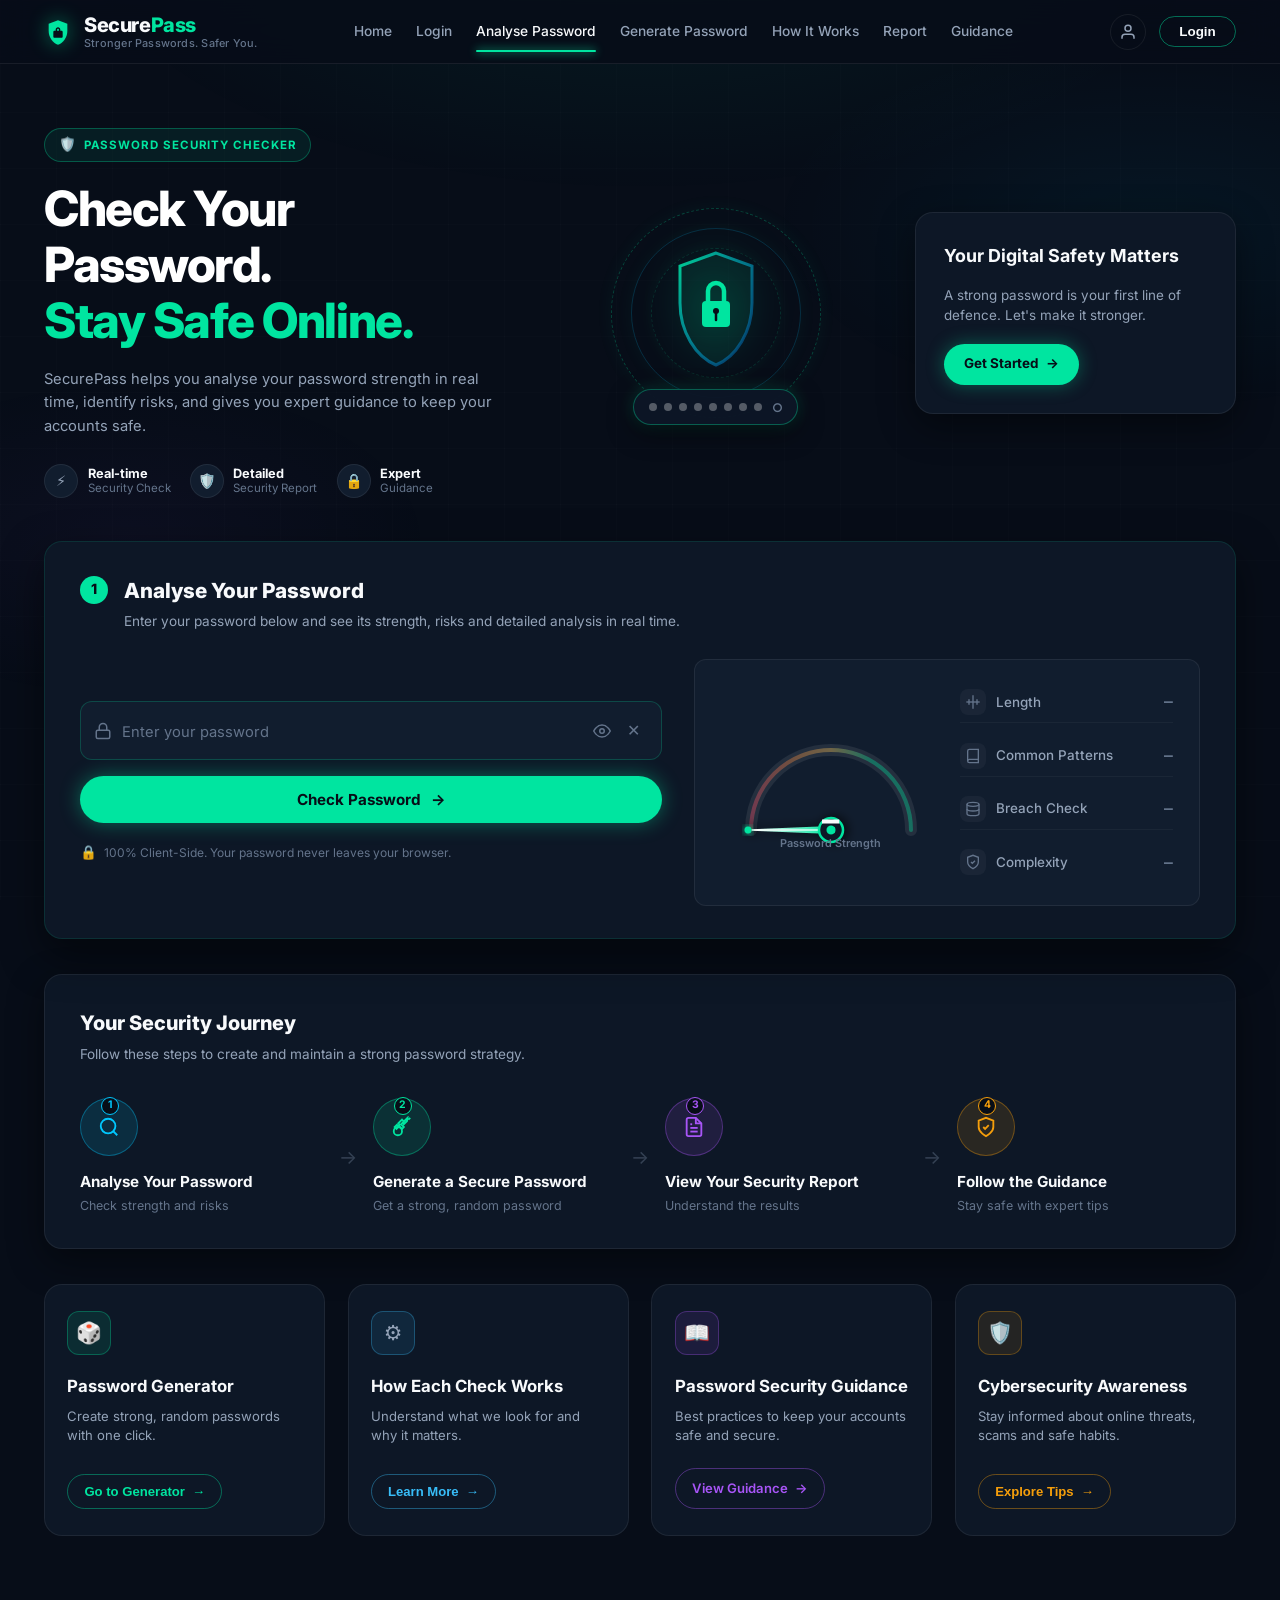
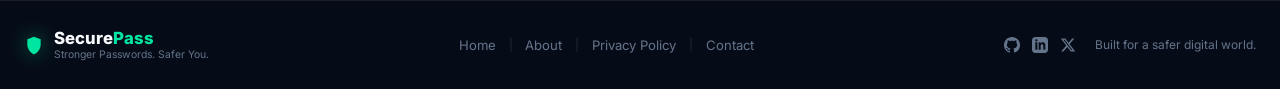
<file: index.html>
<!DOCTYPE html>
<html lang="en">
  <head>
    <meta charset="UTF-8" />
    <meta name="viewport" content="width=device-width, initial-scale=1.0" />

    <!-- SEO -->
    <title>SecurePass — Password Security Checker &amp; Generator</title>
    <meta
      name="description"
      content="Check your password strength instantly in real-time. SecurePass analyses length, common patterns, complexity, and common breaches — 100% client-side security."
    />
    <meta name="robots" content="index, follow" />

    <!-- Fonts -->
    <link rel="preconnect" href="https://fonts.googleapis.com" />
    <link rel="preconnect" href="https://fonts.gstatic.com" crossorigin />
    <link
      href="https://fonts.googleapis.com/css2?family=Inter:wght@300;400;500;600;700;800&family=JetBrains+Mono:wght@400;500;600;700&display=swap"
      rel="stylesheet"
    />

    <link rel="stylesheet" href="style.css" />
  </head>

  <body>
    <!-- ══════════════ AMBIENT BACKGROUND GLOW ══════════════ -->
    <div class="bg-mesh" aria-hidden="true"></div>
    <div class="bg-grid" aria-hidden="true"></div>

    <!-- ══════════════ TOP NAVIGATION BAR ══════════════ -->
    <header class="top-nav-wrap">
      <nav class="top-nav" aria-label="Main Navigation">
        <!-- Logo -->
        <a href="index.html" class="nav-logo" aria-label="SecurePass Home">
          <div class="logo-shield-badge">
            <svg class="logo-shield-svg" viewBox="0 0 24 24" width="28" height="28" fill="none">
              <path d="M12 2L4 5V11C4 16.5 7.4 21.6 12 23C16.6 21.6 20 16.5 20 11V5L12 2Z" fill="#00E5A0" />
              <path d="M12 8C10.9 8 10 8.9 10 10V11H9C8.45 11 8 11.45 8 12V16C8 16.55 8.45 17 9 17H15C15.55 17 16 16.55 16 16V12C16 11.45 15.55 11 15 11H14V10C14 8.9 13.1 8 12 8ZM11.2 11V10C11.2 9.56 11.56 9.2 12 9.2C12.44 9.2 12.8 9.56 12.8 10V11H11.2Z" fill="#070D17" />
            </svg>
          </div>
          <div class="logo-copy">
            <span class="logo-name">Secure<span class="accent-text">Pass</span></span>
            <span class="logo-tagline">Stronger Passwords. Safer You.</span>
          </div>
        </a>

        <!-- Desktop Navigation Links -->
        <ul class="nav-menu" id="nav-menu">
          <li><a href="#hero" class="nav-item">Home</a></li>
          <li><a href="#login-modal" class="nav-item open-modal-btn" data-modal="login-modal">Login</a></li>
          <li><a href="#analyse-card" class="nav-item active">Analyse Password</a></li>
          <li><a href="#generator-modal" class="nav-item open-modal-btn" data-modal="generator-modal">Generate Password</a></li>
          <li><a href="#how-it-works-modal" class="nav-item open-modal-btn" data-modal="how-it-works-modal">How It Works</a></li>
          <li><a href="#report-modal" class="nav-item open-modal-btn" data-modal="report-modal">Report</a></li>
          <li><a href="guidance.html" class="nav-item">Guidance</a></li>
        </ul>

        <!-- Right Action Items -->
        <div class="nav-actions">
          <button class="nav-profile-btn open-modal-btn" data-modal="login-modal" aria-label="User profile">
            <svg viewBox="0 0 24 24" width="18" height="18" fill="none" stroke="currentColor" stroke-width="2">
              <path d="M20 21v-2a4 4 0 0 0-4-4H8a4 4 0 0 0-4 4v2"></path>
              <circle cx="12" cy="7" r="4"></circle>
            </svg>
          </button>
          <button class="btn-nav-login open-modal-btn" data-modal="login-modal">Login</button>
          <button class="nav-mobile-toggle" id="nav-mobile-toggle" aria-label="Toggle navigation menu">
            <span></span><span></span><span></span>
          </button>
        </div>
      </nav>
    </header>

    <!-- ══════════════ MAIN CONTENT ══════════════ -->
    <main class="site-main">
      <!-- ── SECTION 1: HERO SECTION ── -->
      <section class="hero-section" id="hero">
        <div class="hero-container">
          <!-- Left Column: Copy & Highlights -->
          <div class="hero-content">
            <div class="hero-badge">
              <span class="badge-icon">🛡️</span>
              <span class="badge-text">PASSWORD SECURITY CHECKER</span>
            </div>

            <h1 class="hero-title">
              Check Your Password.<br />
              <span class="hero-highlight">Stay Safe Online.</span>
            </h1>

            <p class="hero-description">
              SecurePass helps you analyse your password strength in real time,
              identify risks, and gives you expert guidance to keep your accounts safe.
            </p>

            <div class="hero-features">
              <div class="feature-item">
                <div class="feature-icon-pill">
                  <span class="f-icon">⚡</span>
                </div>
                <div class="feature-text">
                  <strong>Real-time</strong>
                  <span>Security Check</span>
                </div>
              </div>

              <div class="feature-item">
                <div class="feature-icon-pill">
                  <span class="f-icon">🛡️</span>
                </div>
                <div class="feature-text">
                  <strong>Detailed</strong>
                  <span>Security Report</span>
                </div>
              </div>

              <div class="feature-item">
                <div class="feature-icon-pill">
                  <span class="f-icon">🔒</span>
                </div>
                <div class="feature-text">
                  <strong>Expert</strong>
                  <span>Guidance</span>
                </div>
              </div>
            </div>
          </div>

          <!-- Center Column: Cyber Holographic Shield Graphic with PIN Dots -->
          <div class="hero-visual" aria-hidden="true">
            <div class="hologram-stage">
              <div class="hologram-orbits">
                <div class="orbit-ring ring-1"></div>
                <div class="orbit-ring ring-2"></div>
                <div class="orbit-ring ring-3"></div>
              </div>

              <div class="shield-core">
                <svg class="hologram-shield-svg" viewBox="0 0 100 120" width="100" height="120" fill="none">
                  <defs>
                    <linearGradient id="shieldGlowGrad" x1="0%" y1="0%" x2="100%" y2="100%">
                      <stop offset="0%" stop-color="#00E5A0" stop-opacity="0.9" />
                      <stop offset="100%" stop-color="#0080FF" stop-opacity="0.3" />
                    </linearGradient>
                  </defs>
                  <!-- Outer Shield -->
                  <path d="M50 4L14 17V54C14 83 30 108 50 116C70 108 86 83 86 54V17L50 4Z" stroke="url(#shieldGlowGrad)" stroke-width="3" fill="rgba(0, 229, 160, 0.08)" />
                  <!-- Inner Lock -->
                  <rect x="36" y="52" width="28" height="26" rx="4" fill="#00E5A0" />
                  <path d="M42 52V42C42 37.58 45.58 34 50 34C54.42 34 58 37.58 58 42V52" stroke="#00E5A0" stroke-width="4.5" stroke-linecap="round" fill="none" />
                  <circle cx="50" cy="62" r="3" fill="#070D17" />
                  <line x1="50" y1="65" x2="50" y2="71" stroke="#070D17" stroke-width="2.5" stroke-linecap="round" />
                </svg>
              </div>

              <!-- Real-time Interactive Password Dots Pill -->
              <div class="hero-pin-pill" id="hero-pin-pill">
                <span class="pin-dot"></span>
                <span class="pin-dot"></span>
                <span class="pin-dot"></span>
                <span class="pin-dot"></span>
                <span class="pin-dot"></span>
                <span class="pin-dot"></span>
                <span class="pin-dot"></span>
                <span class="pin-dot"></span>
                <span class="pin-status" id="hero-pin-status">✔</span>
              </div>
            </div>
          </div>

          <!-- Right Column: Safety Matters Card -->
          <div class="hero-side-card">
            <div class="side-card-inner">
              <h2 class="side-card-title">Your Digital Safety Matters</h2>
              <p class="side-card-desc">
                A strong password is your first line of defence. Let's make it stronger.
              </p>
              <a href="#analyse-card" class="btn-side-action" id="get-started-btn">
                <span>Get Started</span>
                <span class="arrow-glyph" aria-hidden="true">→</span>
              </a>
            </div>
          </div>
        </div>
      </section>

      <!-- ── SECTION 2: MAIN CHECKER CARD (1 Analyse Your Password) ── -->
      <section class="analyse-section" id="analyse-card">
        <div class="main-card">
          <!-- Card Header with Numbered Badge -->
          <div class="card-header-row">
            <div class="step-num-badge">1</div>
            <div class="step-title-wrap">
              <h2 class="step-title">Analyse Your Password</h2>
              <p class="step-subtitle">
                Enter your password below and see its strength, risks and detailed analysis in real time.
              </p>
            </div>
          </div>

          <!-- Card Body Split: Left Input, Right Gauge & Checks -->
          <div class="checker-grid">
            <!-- Left Side: Password Field & Action -->
            <div class="checker-left">
              <div class="input-container">
                <div class="input-box">
                  <span class="box-icon" aria-hidden="true">
                    <svg viewBox="0 0 24 24" width="18" height="18" fill="none" stroke="currentColor" stroke-width="2">
                      <rect x="3" y="11" width="18" height="11" rx="2" ry="2"></rect>
                      <path d="M7 11V7a5 5 0 0 1 10 0v4"></path>
                    </svg>
                  </span>
                  <input
                    id="password-input"
                    class="main-pw-input"
                    type="password"
                    placeholder="Enter your password"
                    autocomplete="off"
                    autocorrect="off"
                    autocapitalize="off"
                    spellcheck="false"
                    aria-label="Enter password to analyse"
                  />
                  <button
                    id="toggle-visibility"
                    class="box-eye-btn"
                    type="button"
                    aria-label="Show password"
                    title="Show / hide password"
                  >
                    <svg id="eye-svg" viewBox="0 0 24 24" width="18" height="18" fill="none" stroke="currentColor" stroke-width="2">
                      <path d="M1 12s4-8 11-8 11 8 11 8-4 8-11 8-11-8-11-8z"></path>
                      <circle cx="12" cy="12" r="3"></circle>
                    </svg>
                  </button>
                  <button
                    id="clear-btn"
                    class="box-clear-btn"
                    type="button"
                    aria-label="Clear password"
                    title="Clear password"
                  >✕</button>
                </div>

                <button id="check-password-btn" class="btn-check-main" type="button">
                  <span>Check Password</span>
                  <span class="arrow-glyph" aria-hidden="true">→</span>
                </button>

                <div class="checker-privacy-note">
                  <span class="privacy-lock">🔒</span>
                  <span>100% Client-Side. Your password never leaves your browser.</span>
                </div>
              </div>
            </div>

            <!-- Right Side: Rotating Speedometer Arm & 4 Security Checks -->
            <div class="checker-right">
              <!-- Radial Speedometer Gauge with Rotating Arm -->
              <div class="gauge-display-unit" aria-label="Password strength meter">
                <div class="gauge-visual-wrap">
                  <svg class="speedometer-svg" viewBox="0 0 220 135" width="220" height="135">
                    <defs>
                      <linearGradient id="meterArcGrad" x1="0%" y1="0%" x2="100%" y2="0%">
                        <stop offset="0%" stop-color="#FF4D6D" />
                        <stop offset="25%" stop-color="#FF8C42" />
                        <stop offset="50%" stop-color="#FFC857" />
                        <stop offset="75%" stop-color="#00E5A0" />
                        <stop offset="100%" stop-color="#00E5A0" />
                      </linearGradient>

                      <linearGradient id="meterArmGrad" x1="0%" y1="100%" x2="0%" y2="0%">
                        <stop offset="0%" stop-color="#00E5A0" />
                        <stop offset="100%" stop-color="#FFFFFF" />
                      </linearGradient>

                      <filter id="meterGlowFilter" x="-30%" y="-30%" width="160%" height="160%">
                        <feGaussianBlur stdDeviation="3" result="blur" />
                        <feComposite in="SourceGraphic" in2="blur" operator="over" />
                      </filter>
                    </defs>

                    <!-- Background Arc Rail -->
                    <path class="arc-rail-bg" d="M 30 115 A 80 80 0 0 1 190 115" fill="none" stroke="rgba(255,255,255,0.08)" stroke-width="12" stroke-linecap="round" />

                    <!-- Spectrum Glow Underlay -->
                    <path class="arc-spectrum-rail" d="M 30 115 A 80 80 0 0 1 190 115" fill="none" stroke="url(#meterArcGrad)" stroke-width="4" stroke-opacity="0.35" stroke-linecap="round" />

                    <!-- Dynamic Active Arc Fill -->
                    <path id="meter-active-arc" class="arc-active-fill" d="M 30 115 A 80 80 0 0 1 190 115" fill="none" stroke="#00E5A0" stroke-width="12" stroke-linecap="round" stroke-dasharray="251.3" stroke-dashoffset="251.3" />

                    <!-- Rotating Speedometer Meter Arm (Needle) -->
                    <g id="gauge-needle" class="gauge-meter-arm">
                      <path d="M 106 115 L 109 42 L 110 32 L 111 42 L 114 115 Z" fill="url(#meterArmGrad)" />
                      <line x1="110" y1="110" x2="110" y2="36" stroke="#FFFFFF" stroke-width="1.2" stroke-linecap="round" />
                      <circle id="meter-tip-light" cx="110" cy="32" r="3.5" fill="#00E5A0" filter="url(#meterGlowFilter)" />
                      <!-- Center Hub -->
                      <circle cx="110" cy="115" r="12" fill="#0D1726" stroke="#00E5A0" stroke-width="2.5" />
                      <circle id="meter-hub-dot" cx="110" cy="115" r="4.5" fill="#00E5A0" />
                    </g>
                  </svg>

                  <!-- Center Value Readout -->
                  <div class="meter-center-readout">
                    <span id="score-number" class="meter-score-text">—</span>
                    <span class="meter-caption">Password Strength</span>
                    <span id="strength-badge" class="strength-badge badge-empty">—</span>
                  </div>
                </div>

                <!-- Hidden progress bar for ARIA and sync -->
                <div class="meter-track" role="progressbar" aria-valuenow="0" aria-valuemin="0" aria-valuemax="100" style="display:none;">
                  <div id="meter-fill" class="meter-fill"></div>
                </div>
              </div>

              <!-- 4 Security Checks List Matching Mockup -->
              <div class="security-checks-col" id="checks-list">
                <!-- Check 1: Length -->
                <div class="check-row check-neutral" id="check-length">
                  <div class="check-left-meta">
                    <span class="check-badge-icon">
                      <svg viewBox="0 0 24 24" width="16" height="16" fill="none" stroke="currentColor" stroke-width="2">
                        <line x1="2" y1="12" x2="22" y2="12"></line>
                        <path d="M12 2v20M6 8v8M18 8v8"></path>
                      </svg>
                    </span>
                    <span class="check-title">Length</span>
                  </div>
                  <span class="check-state-symbol" id="detail-length">—</span>
                </div>

                <!-- Check 2: Common Patterns -->
                <div class="check-row check-neutral" id="check-common">
                  <div class="check-left-meta">
                    <span class="check-badge-icon">
                      <svg viewBox="0 0 24 24" width="16" height="16" fill="none" stroke="currentColor" stroke-width="2">
                        <path d="M4 19.5A2.5 2.5 0 0 1 6.5 17H20"></path>
                        <path d="M6.5 2H20v20H6.5A2.5 2.5 0 0 1 4 19.5v-15A2.5 2.5 0 0 1 6.5 2z"></path>
                      </svg>
                    </span>
                    <span class="check-title">Common Patterns</span>
                  </div>
                  <span class="check-state-symbol" id="detail-common">—</span>
                </div>

                <!-- Check 3: Breach Check -->
                <div class="check-row check-neutral" id="check-breach">
                  <div class="check-left-meta">
                    <span class="check-badge-icon">
                      <svg viewBox="0 0 24 24" width="16" height="16" fill="none" stroke="currentColor" stroke-width="2">
                        <ellipse cx="12" cy="5" rx="9" ry="3"></ellipse>
                        <path d="M21 12c0 1.66-4 3-9 3s-9-1.34-9-3"></path>
                        <path d="M3 5v14c0 1.66 4 3 9 3s9-1.34 9-3V5"></path>
                      </svg>
                    </span>
                    <span class="check-title">Breach Check</span>
                  </div>
                  <span class="check-state-symbol" id="detail-breach">—</span>
                </div>

                <!-- Check 4: Complexity -->
                <div class="check-row check-neutral" id="check-complexity">
                  <div class="check-left-meta">
                    <span class="check-badge-icon">
                      <svg viewBox="0 0 24 24" width="16" height="16" fill="none" stroke="currentColor" stroke-width="2">
                        <path d="M12 22s8-4 8-10V5l-8-3-8 3v7c0 6 8 10 8 10z"></path>
                        <polyline points="9 12 11 14 15 10"></polyline>
                      </svg>
                    </span>
                    <span class="check-title">Complexity</span>
                  </div>
                  <span class="check-state-symbol" id="detail-complexity">—</span>
                </div>
              </div>
            </div>
          </div>
        </div>
      </section>

      <!-- ── SECTION 3: YOUR SECURITY JOURNEY ── -->
      <section class="journey-section">
        <div class="journey-card">
          <div class="journey-header">
            <h2 class="journey-title">Your Security Journey</h2>
            <p class="journey-subtitle">
              Follow these steps to create and maintain a strong password strategy.
            </p>
          </div>

          <div class="journey-steps-grid">
            <!-- Step 1 -->
            <a href="#analyse-card" class="step-card step-cyan">
              <div class="step-icon-circle">
                <span class="step-badge-mini">1</span>
                <svg viewBox="0 0 24 24" width="22" height="22" fill="none" stroke="currentColor" stroke-width="2">
                  <circle cx="11" cy="11" r="8"></circle>
                  <line x1="21" y1="21" x2="16.65" y2="16.65"></line>
                </svg>
              </div>
              <h3 class="step-card-title">Analyse Your Password</h3>
              <p class="step-card-desc">Check strength and risks</p>
            </a>

            <div class="journey-arrow" aria-hidden="true">→</div>

            <!-- Step 2 -->
            <a href="#generator-modal" class="step-card step-teal open-modal-btn" data-modal="generator-modal">
              <div class="step-icon-circle">
                <span class="step-badge-mini">2</span>
                <svg viewBox="0 0 24 24" width="22" height="22" fill="none" stroke="currentColor" stroke-width="2">
                  <path d="M21 2l-2 2m-1.5 1.5L14 9l-1.5-1.5 1.5-1.5L12 4l-4 4 1.5 1.5L8 11l-1.5-1.5L4 12l2 2 3-3 3 3 2-2-3-3 7-7z"></path>
                  <circle cx="7.5" cy="16.5" r="4.5"></circle>
                </svg>
              </div>
              <h3 class="step-card-title">Generate a Secure Password</h3>
              <p class="step-card-desc">Get a strong, random password</p>
            </a>

            <div class="journey-arrow" aria-hidden="true">→</div>

            <!-- Step 3 -->
            <a href="#report-modal" class="step-card step-purple open-modal-btn" data-modal="report-modal">
              <div class="step-icon-circle">
                <span class="step-badge-mini">3</span>
                <svg viewBox="0 0 24 24" width="22" height="22" fill="none" stroke="currentColor" stroke-width="2">
                  <path d="M14 2H6a2 2 0 0 0-2 2v16a2 2 0 0 0 2 2h12a2 2 0 0 0 2-2V8z"></path>
                  <polyline points="14 2 14 8 20 8"></polyline>
                  <line x1="16" y1="13" x2="8" y2="13"></line>
                  <line x1="16" y1="17" x2="8" y2="17"></line>
                  <polyline points="10 9 9 9 8 9"></polyline>
                </svg>
              </div>
              <h3 class="step-card-title">View Your Security Report</h3>
              <p class="step-card-desc">Understand the results</p>
            </a>

            <div class="journey-arrow" aria-hidden="true">→</div>

            <!-- Step 4 -->
            <a href="guidance.html" class="step-card step-amber">
              <div class="step-icon-circle">
                <span class="step-badge-mini">4</span>
                <svg viewBox="0 0 24 24" width="22" height="22" fill="none" stroke="currentColor" stroke-width="2">
                  <path d="M12 22s8-4 8-10V5l-8-3-8 3v7c0 6 8 10 8 10z"></path>
                  <polyline points="9 12 11 14 15 10"></polyline>
                </svg>
              </div>
              <h3 class="step-card-title">Follow the Guidance</h3>
              <p class="step-card-desc">Stay safe with expert tips</p>
            </a>
          </div>
        </div>
      </section>

      <!-- ── SECTION 4: 4 QUICK-ACCESS FEATURE CARDS ── -->
      <section class="feature-cards-section">
        <div class="feature-cards-grid">
          <!-- Card 1: Password Generator -->
          <article class="hub-card hub-cyan">
            <div class="hub-icon-box">
              <span class="hub-icon">🎲</span>
            </div>
            <h3 class="hub-title">Password Generator</h3>
            <p class="hub-desc">Create strong, random passwords with one click.</p>
            <button class="btn-hub-action open-modal-btn" data-modal="generator-modal">
              <span>Go to Generator</span>
              <span class="arrow-glyph" aria-hidden="true">→</span>
            </button>
          </article>

          <!-- Card 2: How Each Check Works -->
          <article class="hub-card hub-blue">
            <div class="hub-icon-box">
              <span class="hub-icon">⚙️</span>
            </div>
            <h3 class="hub-title">How Each Check Works</h3>
            <p class="hub-desc">Understand what we look for and why it matters.</p>
            <button class="btn-hub-action open-modal-btn" data-modal="how-it-works-modal">
              <span>Learn More</span>
              <span class="arrow-glyph" aria-hidden="true">→</span>
            </button>
          </article>

          <!-- Card 3: Password Security Guidance -->
          <article class="hub-card hub-purple">
            <div class="hub-icon-box">
              <span class="hub-icon">📖</span>
            </div>
            <h3 class="hub-title">Password Security Guidance</h3>
            <p class="hub-desc">Best practices to keep your accounts safe and secure.</p>
            <a href="guidance.html" class="btn-hub-action">
              <span>View Guidance</span>
              <span class="arrow-glyph" aria-hidden="true">→</span>
            </a>
          </article>

          <!-- Card 4: Cybersecurity Awareness -->
          <article class="hub-card hub-amber">
            <div class="hub-icon-box">
              <span class="hub-icon">🛡️</span>
            </div>
            <h3 class="hub-title">Cybersecurity Awareness</h3>
            <p class="hub-desc">Stay informed about online threats, scams and safe habits.</p>
            <button class="btn-hub-action open-modal-btn" data-modal="awareness-modal">
              <span>Explore Tips</span>
              <span class="arrow-glyph" aria-hidden="true">→</span>
            </button>
          </article>
        </div>
      </section>
    </main>

    <!-- ══════════════ FOOTER ══════════════ -->
    <footer class="site-footer">
      <div class="footer-inner">
        <!-- Left: Brand -->
        <div class="footer-brand">
          <div class="logo-shield-badge mini">
            <svg viewBox="0 0 24 24" width="20" height="20" fill="none">
              <path d="M12 2L4 5V11C4 16.5 7.4 21.6 12 23C16.6 21.6 20 16.5 20 11V5L12 2Z" fill="#00E5A0" />
            </svg>
          </div>
          <div class="footer-copy">
            <span class="footer-name">Secure<span class="accent-text">Pass</span></span>
            <span class="footer-tagline">Stronger Passwords. Safer You.</span>
          </div>
        </div>

        <!-- Center: Links -->
        <nav class="footer-links" aria-label="Footer links">
          <a href="#hero">Home</a>
          <span class="sep">|</span>
          <a href="#how-it-works-modal" class="open-modal-btn" data-modal="how-it-works-modal">About</a>
          <span class="sep">|</span>
          <a href="#privacy-modal" class="open-modal-btn" data-modal="privacy-modal">Privacy Policy</a>
          <span class="sep">|</span>
          <a href="mailto:support@securepass.local">Contact</a>
        </nav>

        <!-- Right: Social & Note -->
        <div class="footer-right">
          <div class="social-icons" aria-label="Social media links">
            <a href="https://github.com" target="_blank" rel="noopener noreferrer" aria-label="GitHub">
              <svg viewBox="0 0 24 24" width="16" height="16" fill="currentColor"><path d="M12 0C5.37 0 0 5.37 0 12c0 5.31 3.435 9.795 8.205 11.385.6.105.825-.255.825-.57 0-.285-.015-1.23-.015-2.235-3.015.555-3.795-.735-4.035-1.41-.135-.345-.72-1.41-1.23-1.695-.42-.225-1.02-.78-.015-.795.945-.015 1.62.87 1.845 1.23 1.08 1.815 2.805 1.305 3.495.99.105-.78.42-1.305.765-1.605-2.67-.3-5.46-1.335-5.46-5.925 0-1.305.465-2.385 1.23-3.225-.12-.3-.54-1.53.12-3.18 0 0 1.005-.315 3.3 1.23.96-.27 1.98-.405 3-.405s2.04.135 3 .405c2.295-1.56 3.3-1.23 3.3-1.23.66 1.65.24 2.88.12 3.18.765.84 1.23 1.905 1.23 3.225 0 4.605-2.805 5.625-5.475 5.925.435.375.81 1.095.81 2.22 0 1.605-.015 2.895-.015 3.3 0 .315.225.69.825.57A12.02 12.02 0 0 0 24 12c0-6.63-5.37-12-12-12z"/></svg>
            </a>
            <a href="https://linkedin.com" target="_blank" rel="noopener noreferrer" aria-label="LinkedIn">
              <svg viewBox="0 0 24 24" width="16" height="16" fill="currentColor"><path d="M19 0h-14c-2.761 0-5 2.239-5 5v14c0 2.761 2.239 5 5 5h14c2.762 0 5-2.239 5-5v-14c0-2.761-2.238-5-5-5zm-11 19h-3v-11h3v11zm-1.5-12.268c-.966 0-1.75-.79-1.75-1.764s.784-1.764 1.75-1.764 1.75.79 1.75 1.764-.783 1.764-1.75 1.764zm13.5 12.268h-3v-5.604c0-3.368-4-3.113-4 0v5.604h-3v-11h3v1.765c1.396-2.586 7-2.777 7 2.476v6.759z"/></svg>
            </a>
            <a href="https://twitter.com" target="_blank" rel="noopener noreferrer" aria-label="Twitter">
              <svg viewBox="0 0 24 24" width="16" height="16" fill="currentColor"><path d="M18.244 2.25h3.308l-7.227 8.26 8.502 11.24H16.17l-5.214-6.817L4.99 21.75H1.68l7.73-8.835L1.254 2.25H8.08l4.713 6.231zm-1.161 17.52h1.833L7.084 4.126H5.117z"/></svg>
            </a>
          </div>
          <span class="footer-safe-note">Built for a safer digital world.</span>
        </div>
      </div>
    </footer>

    <!-- ══════════════ MODALS FOR REAL-TIME ACTIONS ══════════════ -->

    <!-- Modal 1: Password Generator Modal -->
    <div class="modal-backdrop" id="generator-modal" aria-hidden="true" role="dialog" aria-labelledby="modal-gen-title">
      <div class="modal-box">
        <div class="modal-header">
          <div class="modal-title-wrap">
            <span class="modal-icon">🎲</span>
            <h3 id="modal-gen-title" class="modal-title">Password Generator</h3>
          </div>
          <button class="modal-close-btn" aria-label="Close generator modal">&times;</button>
        </div>

        <div class="modal-body">
          <p class="modal-intro">
            Generates high-entropy passwords using <code>crypto.getRandomValues()</code> — cryptographically secure randomness inside your browser.
          </p>

          <div class="gen-output-container">
            <code id="gen-output" class="gen-display-code" aria-live="polite">Click Generate to create a password</code>
          </div>

          <div class="gen-controls">
            <div class="gen-length-row">
              <label for="gen-length" class="gen-label">Length: <strong id="gen-length-display">16</strong> chars</label>
              <input id="gen-length" class="gen-slider" type="range" min="8" max="64" value="16" />
            </div>

            <div class="gen-checks-grid">
              <label class="gen-toggle-lbl">
                <input id="gen-uppercase" type="checkbox" checked /> Uppercase (A–Z)
              </label>
              <label class="gen-toggle-lbl">
                <input id="gen-lowercase" type="checkbox" checked /> Lowercase (a–z)
              </label>
              <label class="gen-toggle-lbl">
                <input id="gen-numbers" type="checkbox" checked /> Numbers (0–9)
              </label>
              <label class="gen-toggle-lbl">
                <input id="gen-symbols" type="checkbox" checked /> Symbols (!@#$…)
              </label>
            </div>
          </div>

          <div class="gen-actions-row">
            <button id="generate-btn" class="btn-modal-primary" type="button">⚡ Generate New</button>
            <button id="copy-gen-btn" class="btn-modal-secondary" type="button">📋 Copy to Clipboard</button>
            <button id="use-gen-btn" class="btn-modal-accent" type="button">↑ Test in Checker</button>
          </div>
          <div id="copy-toast" class="copy-toast-msg" role="status" aria-live="polite"></div>
        </div>
      </div>
    </div>

    <!-- Modal 2: How It Works Modal -->
    <div class="modal-backdrop" id="how-it-works-modal" aria-hidden="true" role="dialog" aria-labelledby="modal-how-title">
      <div class="modal-box">
        <div class="modal-header">
          <div class="modal-title-wrap">
            <span class="modal-icon">⚙️</span>
            <h3 id="modal-how-title" class="modal-title">How Each Check Works</h3>
          </div>
          <button class="modal-close-btn" aria-label="Close modal">&times;</button>
        </div>

        <div class="modal-body modal-scrollable">
          <div class="info-block">
            <h4>📏 1. Length Check</h4>
            <p>Every character multiplies the total combinatorial search space. 8 characters is roughly billions of possibilities; 16 characters exceeds trillions of quadrillions.</p>
          </div>
          <div class="info-block">
            <h4>📋 2. Common Patterns &amp; Dictionary</h4>
            <p>Compares against the top 10,000 common passwords like <code>password123</code> or <code>qwerty</code> used by automated bot credential attacks.</p>
          </div>
          <div class="info-block">
            <h4>🛡️ 3. Breach &amp; Sequence Verification</h4>
            <p>Screens for keyboard walks (e.g. <code>asdfg</code>), repeated digits (e.g. <code>11111</code>), and obvious sequences that hash-crackers prioritize.</p>
          </div>
          <div class="info-block">
            <h4>🔒 4. Character Complexity &amp; Variety</h4>
            <p>Evaluates uppercase, lowercase, numbers, and symbols to ensure multi-alphabet entropy that defies rainbow table lookup techniques.</p>
          </div>
        </div>
      </div>
    </div>

    <!-- Modal 3: Security Report Modal -->
    <div class="modal-backdrop" id="report-modal" aria-hidden="true" role="dialog" aria-labelledby="modal-report-title">
      <div class="modal-box">
        <div class="modal-header">
          <div class="modal-title-wrap">
            <span class="modal-icon">📄</span>
            <h3 id="modal-report-title" class="modal-title">Password Security Report</h3>
          </div>
          <button class="modal-close-btn" aria-label="Close report modal">&times;</button>
        </div>

        <div class="modal-body">
          <div class="report-summary-box">
            <div class="report-score-stat">
              <span class="report-score-val" id="report-score-val">0</span>
              <span class="report-score-lbl">OVERALL SECURITY SCORE</span>
            </div>
            <div class="report-badge-stat">
              <span id="report-badge-val" class="strength-badge badge-empty">—</span>
              <span class="report-badge-lbl">RISK LEVEL</span>
            </div>
          </div>

          <ul class="report-details-list" id="report-details-list">
            <li><span>Analysis Status:</span> <strong id="report-status-text">Enter a password in the checker</strong></li>
            <li><span>Cryptographic Entropy:</span> <strong id="report-entropy-text">—</strong></li>
            <li><span>Crack Time Estimate:</span> <strong id="report-crack-text">—</strong></li>
            <li><span>Client-Side Integrity:</span> <strong style="color:#00E5A0">Verified Private (No Data Sent)</strong></li>
          </ul>

          <div class="modal-footer-actions">
            <button class="btn-modal-secondary" onclick="window.print()">🖨️ Print Report</button>
            <button class="btn-modal-primary modal-close-btn">Done</button>
          </div>
        </div>
      </div>
    </div>

    <!-- Modal 4: Cybersecurity Awareness Modal -->
    <div class="modal-backdrop" id="awareness-modal" aria-hidden="true" role="dialog" aria-labelledby="modal-aware-title">
      <div class="modal-box">
        <div class="modal-header">
          <div class="modal-title-wrap">
            <span class="modal-icon">🛡️</span>
            <h3 id="modal-aware-title" class="modal-title">Cybersecurity Awareness</h3>
          </div>
          <button class="modal-close-btn" aria-label="Close awareness modal">&times;</button>
        </div>

        <div class="modal-body modal-scrollable">
          <div class="info-block">
            <h4>🔑 Multi-Factor Authentication (MFA)</h4>
            <p>Always pair strong passwords with an authenticator app (TOTP) or hardware security key (FIDO2). Even if a password leaks, MFA blocks 99% of attacks.</p>
          </div>
          <div class="info-block">
            <h4>🚫 Say No to Password Reuse</h4>
            <p>If you reuse one password on 10 sites and one site is breached, attackers use credential stuffing to unlock the other 9 accounts in minutes.</p>
          </div>
          <div class="info-block">
            <h4>🗄️ Adopt a Password Manager</h4>
            <p>Humans cannot remember 100 unique 20-character passwords. Use a reputable password manager so you only ever have to memorize one strong master passphrase.</p>
          </div>
        </div>
      </div>
    </div>

    <!-- Modal 5: Login Modal Demonstration -->
    <div class="modal-backdrop" id="login-modal" aria-hidden="true" role="dialog" aria-labelledby="modal-login-title">
      <div class="modal-box login-modal-box">
        <div class="modal-header">
          <div class="modal-title-wrap">
            <span class="modal-icon">👤</span>
            <h3 id="modal-login-title" class="modal-title">SecurePass Portal</h3>
          </div>
          <button class="modal-close-btn" aria-label="Close login modal">&times;</button>
        </div>
        <div class="modal-body">
          <p class="modal-intro">Educational cybersecurity demonstration account.</p>
          <div class="login-field">
            <label class="field-label" for="login-email">Email or Username</label>
            <input class="login-input" id="login-email" type="email" placeholder="user@domain.com" />
          </div>
          <div class="login-field">
            <label class="field-label" for="login-pw">Master Password</label>
            <input class="login-input" id="login-pw" type="password" placeholder="••••••••••••" />
          </div>
          <button class="btn-check-main" style="width:100%; margin-top:1rem;" type="button" onclick="alert('Demo: SecurePass operates 100% client-side without storing user accounts.')">
            Sign In Securely →
          </button>
        </div>
      </div>
    </div>

    <!-- Scripts -->
    <script src="script.js"></script>
  </body>
</html>
</file>
<file: style.css>
/* ═══════════════════════════════════════════════════════════════════
   SecurePass — style.css
   Pixel-accurate cybersecurity UI matching official mockup design
   ═══════════════════════════════════════════════════════════════════ */

/* ── 1. Design Tokens ─────────────────────────────────────────────── */
:root {
  /* Core Dark Theme Palette */
  --clr-bg:               #070D18;
  --clr-surface:          #0D1726;
  --clr-surface2:         #111D2E;
  --clr-surface3:         #16243A;
  --clr-border:           rgba(0, 229, 160, 0.12);
  --clr-border-subtle:    rgba(255, 255, 255, 0.07);
  --clr-border-hover:     rgba(0, 229, 160, 0.35);

  /* Vivid Theme Accents */
  --clr-primary:          #00E5A0; /* Radiant Mint/Cyan Action Accent */
  --clr-primary-glow:     rgba(0, 229, 160, 0.35);
  --clr-primary-dim:      rgba(0, 229, 160, 0.12);

  --clr-cyan:             #00C8FF;
  --clr-blue:             #38BDF8;
  --clr-purple:           #A855F7;
  --clr-amber:            #F59E0B;
  --clr-red:              #FF4D6D;

  /* Typography Colors */
  --clr-text-bright:      #F8FAFC;
  --clr-text:             #94A3B8;
  --clr-text-muted:       #64748B;
  --clr-text-dim:         #475569;

  /* Strength Status Colors */
  --str-very-weak:        #FF4D6D;
  --str-weak:             #FF8C42;
  --str-fair:             #FFC857;
  --str-good:             #38BDF8;
  --str-strong:           #00E5A0;

  /* Shape & Layout */
  --radius-lg:            18px;
  --radius-md:            12px;
  --radius-sm:            8px;
  --radius-pill:          999px;
  --max-w:                1240px;

  /* Typography */
  --font-sans: 'Inter', system-ui, -apple-system, sans-serif;
  --font-mono: 'JetBrains Mono', 'Courier New', monospace;
}

/* ── 2. Reset & Base ──────────────────────────────────────────────── */
*, *::before, *::after {
  box-sizing: border-box;
  margin: 0;
  padding: 0;
}

html {
  scroll-behavior: smooth;
}

body {
  font-family: var(--font-sans);
  background-color: var(--clr-bg);
  color: var(--clr-text);
  min-height: 100vh;
  line-height: 1.6;
  overflow-x: hidden;
  -webkit-font-smoothing: antialiased;
}

/* ── 3. Ambient Cyber Background Mesh & Glow ──────────────────────── */
.bg-mesh {
  position: fixed;
  inset: 0;
  z-index: 0;
  pointer-events: none;
  background:
    radial-gradient(ellipse 65vw 45vh at 50% -10%, rgba(0, 229, 160, 0.08) 0%, transparent 70%),
    radial-gradient(ellipse 50vw 35vh at 90% 25%, rgba(0, 200, 255, 0.05) 0%, transparent 60%),
    radial-gradient(ellipse 40vw 30vh at 10% 60%, rgba(168, 85, 247, 0.04) 0%, transparent 60%);
}

.bg-grid {
  position: fixed;
  inset: 0;
  z-index: 0;
  pointer-events: none;
  background-image:
    linear-gradient(rgba(255, 255, 255, 0.02) 1px, transparent 1px),
    linear-gradient(90deg, rgba(255, 255, 255, 0.02) 1px, transparent 1px);
  background-size: 56px 56px;
  opacity: 0.7;
}

/* ── 4. Top Navigation Bar ────────────────────────────────────────── */
.top-nav-wrap {
  position: sticky;
  top: 0;
  z-index: 100;
  background: rgba(7, 13, 24, 0.88);
  backdrop-filter: blur(16px);
  border-bottom: 1px solid var(--clr-border-subtle);
}

.top-nav {
  max-width: var(--max-w);
  margin: 0 auto;
  padding: 0.85rem 1.5rem;
  display: flex;
  align-items: center;
  justify-content: space-between;
  gap: 1.5rem;
}

/* Logo */
.nav-logo {
  display: flex;
  align-items: center;
  gap: 0.75rem;
  text-decoration: none;
  flex-shrink: 0;
}

.logo-shield-badge {
  display: flex;
  align-items: center;
  justify-content: center;
  filter: drop-shadow(0 0 10px rgba(0, 229, 160, 0.45));
}

.logo-copy {
  display: flex;
  flex-direction: column;
  line-height: 1.15;
}

.logo-name {
  font-size: 1.25rem;
  font-weight: 800;
  color: var(--clr-text-bright);
  letter-spacing: -0.02em;
}

.accent-text {
  color: var(--clr-primary);
}

.logo-tagline {
  font-size: 0.68rem;
  color: var(--clr-text-muted);
  font-weight: 500;
  letter-spacing: 0.02em;
}

/* Nav Menu */
.nav-menu {
  display: flex;
  align-items: center;
  gap: 1.5rem;
  list-style: none;
}

.nav-item {
  color: #94A3B8;
  text-decoration: none;
  font-size: 0.86rem;
  font-weight: 500;
  padding: 0.4rem 0;
  position: relative;
  transition: color 0.2s;
  cursor: pointer;
  background: none;
  border: none;
  font-family: inherit;
}

.nav-item:hover {
  color: var(--clr-text-bright);
}

.nav-item.active {
  color: var(--clr-text-bright);
}

.nav-item.active::after {
  content: '';
  position: absolute;
  bottom: -6px;
  left: 0;
  right: 0;
  height: 2px;
  background: var(--clr-primary);
  border-radius: 2px;
  box-shadow: 0 0 8px var(--clr-primary);
}

/* Nav Actions */
.nav-actions {
  display: flex;
  align-items: center;
  gap: 0.8rem;
}

.nav-profile-btn {
  display: flex;
  align-items: center;
  justify-content: center;
  width: 36px;
  height: 36px;
  border-radius: var(--radius-pill);
  background: transparent;
  border: 1px solid var(--clr-border-subtle);
  color: var(--clr-text);
  cursor: pointer;
  transition: all 0.2s;
}

.nav-profile-btn:hover {
  color: var(--clr-primary);
  border-color: var(--clr-primary);
  background: var(--clr-primary-dim);
}

.btn-nav-login {
  background: transparent;
  color: var(--clr-text-bright);
  border: 1px solid rgba(0, 229, 160, 0.45);
  border-radius: var(--radius-pill);
  padding: 0.45rem 1.2rem;
  font-size: 0.84rem;
  font-weight: 600;
  cursor: pointer;
  transition: all 0.2s;
}

.btn-nav-login:hover {
  background: var(--clr-primary-dim);
  border-color: var(--clr-primary);
  color: var(--clr-primary);
  box-shadow: 0 0 12px rgba(0, 229, 160, 0.25);
}

.nav-mobile-toggle {
  display: none;
  flex-direction: column;
  gap: 4px;
  background: transparent;
  border: none;
  cursor: pointer;
  padding: 4px;
}

.nav-mobile-toggle span {
  width: 22px;
  height: 2px;
  background: var(--clr-text-bright);
  border-radius: 2px;
}

/* ── 5. Main Site Layout ──────────────────────────────────────────── */
.site-main {
  position: relative;
  z-index: 5;
  max-width: var(--max-w);
  margin: 0 auto;
  padding: 2.5rem 1.5rem 4rem;
  display: flex;
  flex-direction: column;
  gap: 2.2rem;
}

/* ── 6. Hero Section ──────────────────────────────────────────────── */
.hero-section {
  padding: 1.5rem 0 0.5rem;
}

.hero-container {
  display: grid;
  grid-template-columns: 1.25fr 0.9fr 0.85fr;
  gap: 1.8rem;
  align-items: center;
}

/* Left Hero Copy */
.hero-content {
  display: flex;
  flex-direction: column;
  gap: 1.2rem;
}

.hero-badge {
  display: inline-flex;
  align-items: center;
  gap: 0.5rem;
  background: rgba(0, 229, 160, 0.08);
  border: 1px solid rgba(0, 229, 160, 0.3);
  padding: 0.3rem 0.85rem;
  border-radius: var(--radius-pill);
  width: fit-content;
}

.badge-icon {
  font-size: 0.85rem;
}

.badge-text {
  font-size: 0.72rem;
  font-weight: 700;
  color: var(--clr-primary);
  letter-spacing: 0.08em;
  text-transform: uppercase;
}

.hero-title {
  font-size: clamp(2.2rem, 3.8vw, 3.1rem);
  font-weight: 800;
  color: #FFFFFF;
  line-height: 1.15;
  letter-spacing: -0.03em;
}

.hero-highlight {
  color: var(--clr-primary);
}

.hero-description {
  font-size: 0.92rem;
  color: var(--clr-text);
  line-height: 1.6;
  max-width: 480px;
}

.hero-features {
  display: flex;
  align-items: center;
  gap: 1.2rem;
  flex-wrap: wrap;
  margin-top: 0.4rem;
}

.feature-item {
  display: flex;
  align-items: center;
  gap: 0.6rem;
}

.feature-icon-pill {
  width: 34px;
  height: 34px;
  border-radius: var(--radius-pill);
  background: var(--clr-surface2);
  border: 1px solid var(--clr-border-subtle);
  display: flex;
  align-items: center;
  justify-content: center;
  font-size: 0.9rem;
}

.feature-text {
  display: flex;
  flex-direction: column;
  line-height: 1.2;
}

.feature-text strong {
  font-size: 0.8rem;
  color: var(--clr-text-bright);
}

.feature-text span {
  font-size: 0.72rem;
  color: var(--clr-text-muted);
}

/* Center Hero Hologram Visual */
.hero-visual {
  display: flex;
  justify-content: center;
  align-items: center;
}

.hologram-stage {
  position: relative;
  width: 240px;
  height: 240px;
  display: flex;
  align-items: center;
  justify-content: center;
}

.hologram-orbits {
  position: absolute;
  inset: 0;
  display: flex;
  align-items: center;
  justify-content: center;
}

.orbit-ring {
  position: absolute;
  border-radius: 50%;
  border: 1px dashed rgba(0, 229, 160, 0.25);
  box-shadow: 0 0 18px rgba(0, 229, 160, 0.05);
}

.ring-1 {
  width: 210px;
  height: 210px;
  animation: spinSlow 24s linear infinite;
}

.ring-2 {
  width: 170px;
  height: 170px;
  border-style: solid;
  border-color: rgba(0, 200, 255, 0.18);
  animation: spinSlowReverse 18s linear infinite;
}

.ring-3 {
  width: 130px;
  height: 130px;
  border-color: rgba(0, 229, 160, 0.15);
}

@keyframes spinSlow {
  from { transform: rotate(0deg); }
  to   { transform: rotate(360deg); }
}

@keyframes spinSlowReverse {
  from { transform: rotate(360deg); }
  to   { transform: rotate(0deg); }
}

.shield-core {
  position: relative;
  z-index: 2;
  filter: drop-shadow(0 0 24px rgba(0, 229, 160, 0.4));
  animation: floatShield 4s ease-in-out infinite alternate;
}

@keyframes floatShield {
  from { transform: translateY(-3px); }
  to   { transform: translateY(4px); }
}

/* PIN Dots visualization capsule */
.hero-pin-pill {
  position: absolute;
  bottom: 8px;
  z-index: 3;
  display: flex;
  align-items: center;
  gap: 7px;
  background: rgba(13, 23, 38, 0.95);
  border: 1px solid rgba(0, 229, 160, 0.35);
  border-radius: var(--radius-pill);
  padding: 0.45rem 0.9rem;
  box-shadow: 0 8px 24px rgba(0, 0, 0, 0.5), 0 0 16px rgba(0, 229, 160, 0.2);
}

.pin-dot {
  width: 8px;
  height: 8px;
  border-radius: 50%;
  background: rgba(255, 255, 255, 0.3);
  transition: background 0.3s, transform 0.2s, box-shadow 0.3s;
}

.pin-dot.active {
  background: var(--clr-primary);
  box-shadow: 0 0 8px var(--clr-primary);
  transform: scale(1.15);
}

.pin-status {
  margin-left: 3px;
  font-size: 0.75rem;
  color: var(--clr-primary);
  font-weight: 700;
}

/* Right Hero Safety Matters Card */
.hero-side-card {
  background: var(--clr-surface);
  border: 1px solid var(--clr-border-subtle);
  border-radius: var(--radius-lg);
  padding: 1.8rem;
  box-shadow: 0 12px 36px rgba(0, 0, 0, 0.45);
  transition: border-color 0.3s, transform 0.3s;
}

.hero-side-card:hover {
  border-color: rgba(0, 229, 160, 0.3);
  transform: translateY(-2px);
}

.side-card-inner {
  display: flex;
  flex-direction: column;
  gap: 0.9rem;
}

.side-card-title {
  font-size: 1.12rem;
  font-weight: 700;
  color: var(--clr-text-bright);
}

.side-card-desc {
  font-size: 0.84rem;
  color: var(--clr-text);
  line-height: 1.55;
}

.btn-side-action {
  display: inline-flex;
  align-items: center;
  gap: 0.5rem;
  background: var(--clr-primary);
  color: #070D17;
  font-weight: 700;
  font-size: 0.84rem;
  border-radius: var(--radius-pill);
  padding: 0.6rem 1.25rem;
  text-decoration: none;
  width: fit-content;
  box-shadow: 0 0 18px var(--clr-primary-glow);
  transition: all 0.25s;
  margin-top: 0.2rem;
}

.btn-side-action:hover {
  box-shadow: 0 0 28px rgba(0, 229, 160, 0.6);
  transform: translateY(-1px);
}

/* ── 7. Main Checker Card ("1 Analyse Your Password") ─────────────── */
.analyse-section {
  width: 100%;
}

.main-card {
  background: var(--clr-surface);
  border: 1px solid var(--clr-border);
  border-radius: var(--radius-lg);
  padding: 2rem 2.2rem;
  box-shadow: 0 16px 40px rgba(0, 0, 0, 0.5);
  backdrop-filter: blur(12px);
}

.card-header-row {
  display: flex;
  align-items: flex-start;
  gap: 1rem;
  margin-bottom: 1.6rem;
}

.step-num-badge {
  width: 28px;
  height: 28px;
  border-radius: 50%;
  background: var(--clr-primary);
  color: #070D17;
  font-weight: 800;
  font-size: 0.88rem;
  display: flex;
  align-items: center;
  justify-content: center;
  flex-shrink: 0;
  margin-top: 0.1rem;
}

.step-title-wrap {
  display: flex;
  flex-direction: column;
  gap: 0.25rem;
}

.step-title {
  font-size: 1.3rem;
  font-weight: 800;
  color: var(--clr-text-bright);
}

.step-subtitle {
  font-size: 0.85rem;
  color: var(--clr-text);
}

/* Split Grid inside Main Card */
.checker-grid {
  display: grid;
  grid-template-columns: 1.15fr 1fr;
  gap: 2rem;
  align-items: center;
}

/* Left Checker Column */
.checker-left {
  display: flex;
  flex-direction: column;
}

.input-container {
  display: flex;
  flex-direction: column;
  gap: 1rem;
}

.input-box {
  display: flex;
  align-items: center;
  background: var(--clr-surface2);
  border: 1.5px solid rgba(0, 229, 160, 0.22);
  border-radius: var(--radius-md);
  padding: 0.35rem 0.8rem;
  transition: all 0.25s;
}

.input-box:focus-within {
  border-color: var(--clr-primary);
  box-shadow: 0 0 0 3px rgba(0, 229, 160, 0.18), 0 0 16px rgba(0, 229, 160, 0.15);
}

.box-icon {
  color: var(--clr-text-muted);
  display: flex;
  align-items: center;
  margin-right: 0.6rem;
  flex-shrink: 0;
}

.main-pw-input {
  flex: 1;
  background: transparent;
  border: none;
  outline: none;
  color: var(--clr-text-bright);
  font-family: var(--font-mono);
  font-size: 1.05rem;
  padding: 0.75rem 0;
  caret-color: var(--clr-primary);
  min-width: 0;
}

.main-pw-input::placeholder {
  color: var(--clr-text-muted);
  font-family: var(--font-sans);
  font-size: 0.92rem;
}

.box-eye-btn,
.box-clear-btn {
  background: transparent;
  border: none;
  color: var(--clr-text-muted);
  cursor: pointer;
  padding: 0.4rem 0.5rem;
  display: flex;
  align-items: center;
  justify-content: center;
  transition: color 0.2s;
  font-size: 1rem;
}

.box-eye-btn:hover,
.box-clear-btn:hover {
  color: var(--clr-primary);
}

.btn-check-main {
  width: 100%;
  display: flex;
  align-items: center;
  justify-content: center;
  gap: 0.6rem;
  background: var(--clr-primary);
  color: #070D17;
  font-family: var(--font-sans);
  font-size: 0.95rem;
  font-weight: 700;
  border: none;
  border-radius: var(--radius-pill);
  padding: 0.85rem 1.5rem;
  cursor: pointer;
  box-shadow: 0 0 20px rgba(0, 229, 160, 0.4);
  transition: all 0.25s;
}

.btn-check-main:hover {
  box-shadow: 0 0 28px rgba(0, 229, 160, 0.65);
  transform: translateY(-1px);
}

.checker-privacy-note {
  display: flex;
  align-items: center;
  gap: 0.45rem;
  font-size: 0.75rem;
  color: var(--clr-text-muted);
  margin-top: 0.2rem;
}

.privacy-lock {
  font-size: 0.85rem;
}

/* Right Checker Column (Gauge & Checks) */
.checker-right {
  display: flex;
  align-items: center;
  justify-content: space-between;
  gap: 1.2rem;
  background: var(--clr-surface2);
  border: 1px solid var(--clr-border-subtle);
  border-radius: var(--radius-md);
  padding: 1.4rem 1.6rem;
}

/* Radial Gauge Unit */
.gauge-display-unit {
  display: flex;
  flex-direction: column;
  align-items: center;
  flex-shrink: 0;
}

.gauge-visual-wrap {
  position: relative;
  width: 220px;
  height: 135px;
  display: flex;
  justify-content: center;
}

.speedometer-svg {
  width: 220px;
  height: 135px;
  overflow: visible;
}

.arc-active-fill {
  transition: stroke-dashoffset 0.65s cubic-bezier(0.34, 1.45, 0.64, 1),
              stroke 0.35s ease,
              filter 0.35s ease;
}

/* Rotating Meter Arm */
.gauge-meter-arm {
  transform-origin: 110px 115px;
  transform: rotate(-90deg); /* Starts at 0 */
  transition: transform 0.65s cubic-bezier(0.34, 1.45, 0.64, 1);
  will-change: transform;
  filter: drop-shadow(0 3px 6px rgba(0, 0, 0, 0.8));
}

#meter-tip-light,
#meter-hub-dot {
  transition: fill 0.35s ease;
}

.meter-center-readout {
  position: absolute;
  bottom: 0px;
  left: 50%;
  transform: translateX(-50%);
  display: flex;
  flex-direction: column;
  align-items: center;
  line-height: 1.1;
  pointer-events: none;
}

.meter-score-text {
  font-family: var(--font-mono);
  font-size: 1.8rem;
  font-weight: 800;
  color: var(--clr-text-bright);
  transition: color 0.3s;
}

.meter-caption {
  font-size: 0.68rem;
  color: var(--clr-text-muted);
  font-weight: 600;
  white-space: nowrap;
}

.strength-badge {
  display: none; /* Accessible fallback */
}

/* 4 Security Checks List */
.security-checks-col {
  display: flex;
  flex-direction: column;
  gap: 0.75rem;
  flex: 1;
  min-width: 0;
}

.check-row {
  display: flex;
  align-items: center;
  justify-content: space-between;
  gap: 0.8rem;
  padding: 0.45rem 0;
  border-bottom: 1px solid rgba(255, 255, 255, 0.04);
  transition: all 0.25s;
}

.check-row:last-child {
  border-bottom: none;
}

.check-left-meta {
  display: flex;
  align-items: center;
  gap: 0.65rem;
}

.check-badge-icon {
  width: 26px;
  height: 26px;
  border-radius: var(--radius-sm);
  background: rgba(255, 255, 255, 0.04);
  color: var(--clr-text-muted);
  display: flex;
  align-items: center;
  justify-content: center;
  transition: all 0.3s;
}

.check-title {
  font-size: 0.84rem;
  color: var(--clr-text);
  font-weight: 500;
}

.check-state-symbol {
  font-family: var(--font-mono);
  font-size: 0.92rem;
  font-weight: 700;
  color: var(--clr-text-muted);
  transition: color 0.3s;
}

/* Pass / Fail States for Checks */
.check-pass .check-badge-icon {
  background: rgba(0, 229, 160, 0.15);
  color: var(--clr-primary);
}
.check-pass .check-title {
  color: var(--clr-text-bright);
}
.check-pass .check-state-symbol {
  color: var(--clr-primary);
}

.check-fail .check-badge-icon {
  background: rgba(255, 77, 109, 0.15);
  color: var(--clr-red);
}
.check-fail .check-state-symbol {
  color: var(--clr-red);
}

.check-warn .check-badge-icon {
  background: rgba(255, 200, 87, 0.15);
  color: var(--clr-fair);
}
.check-warn .check-state-symbol {
  color: var(--clr-fair);
}

/* ── 8. Section: Your Security Journey ────────────────────────────── */
.journey-section {
  width: 100%;
}

.journey-card {
  background: var(--clr-surface);
  border: 1px solid var(--clr-border-subtle);
  border-radius: var(--radius-lg);
  padding: 2rem 2.2rem;
  box-shadow: 0 12px 36px rgba(0, 0, 0, 0.45);
}

.journey-header {
  margin-bottom: 2rem;
}

.journey-title {
  font-size: 1.25rem;
  font-weight: 800;
  color: var(--clr-text-bright);
  margin-bottom: 0.3rem;
}

.journey-subtitle {
  font-size: 0.85rem;
  color: var(--clr-text);
}

.journey-steps-grid {
  display: flex;
  align-items: center;
  justify-content: space-between;
  gap: 1rem;
}

.step-card {
  flex: 1;
  display: flex;
  flex-direction: column;
  align-items: flex-start;
  text-decoration: none;
  background: transparent;
  transition: transform 0.25s;
}

.step-card:hover {
  transform: translateY(-3px);
}

.step-icon-circle {
  position: relative;
  width: 58px;
  height: 58px;
  border-radius: 50%;
  display: flex;
  align-items: center;
  justify-content: center;
  margin-bottom: 1rem;
  transition: box-shadow 0.3s;
}

.step-badge-mini {
  position: absolute;
  top: -2px;
  left: 20px;
  width: 18px;
  height: 18px;
  border-radius: 50%;
  background: #070D17;
  border: 1px solid currentColor;
  font-size: 0.65rem;
  font-weight: 700;
  display: flex;
  align-items: center;
  justify-content: center;
}

/* Step 1: Cyan */
.step-cyan .step-icon-circle {
  background: rgba(0, 200, 255, 0.12);
  border: 1px solid rgba(0, 200, 255, 0.35);
  color: var(--clr-cyan);
}
.step-cyan:hover .step-icon-circle {
  box-shadow: 0 0 20px rgba(0, 200, 255, 0.3);
}

/* Step 2: Teal/Mint */
.step-teal .step-icon-circle {
  background: rgba(0, 229, 160, 0.12);
  border: 1px solid rgba(0, 229, 160, 0.35);
  color: var(--clr-primary);
}
.step-teal:hover .step-icon-circle {
  box-shadow: 0 0 20px rgba(0, 229, 160, 0.35);
}

/* Step 3: Purple */
.step-purple .step-icon-circle {
  background: rgba(168, 85, 247, 0.12);
  border: 1px solid rgba(168, 85, 247, 0.35);
  color: var(--clr-purple);
}
.step-purple:hover .step-icon-circle {
  box-shadow: 0 0 20px rgba(168, 85, 247, 0.35);
}

/* Step 4: Amber */
.step-amber .step-icon-circle {
  background: rgba(245, 158, 11, 0.12);
  border: 1px solid rgba(245, 158, 11, 0.35);
  color: var(--clr-amber);
}
.step-amber:hover .step-icon-circle {
  box-shadow: 0 0 20px rgba(245, 158, 11, 0.35);
}

.step-card-title {
  font-size: 0.95rem;
  font-weight: 700;
  color: var(--clr-text-bright);
  line-height: 1.3;
  margin-bottom: 0.3rem;
}

.step-card-desc {
  font-size: 0.78rem;
  color: var(--clr-text-muted);
}

.journey-arrow {
  color: var(--clr-text-muted);
  font-size: 1.2rem;
  opacity: 0.45;
  user-select: none;
}

/* ── 9. Section: 4 Feature Cards (Bottom Grid) ────────────────────── */
.feature-cards-section {
  width: 100%;
}

.feature-cards-grid {
  display: grid;
  grid-template-columns: repeat(4, 1fr);
  gap: 1.4rem;
}

.hub-card {
  background: var(--clr-surface);
  border: 1px solid var(--clr-border-subtle);
  border-radius: var(--radius-lg);
  padding: 1.6rem 1.4rem;
  display: flex;
  flex-direction: column;
  transition: transform 0.25s, border-color 0.25s, box-shadow 0.25s;
}

.hub-card:hover {
  transform: translateY(-3px);
}

.hub-icon-box {
  width: 44px;
  height: 44px;
  border-radius: var(--radius-md);
  display: flex;
  align-items: center;
  justify-content: center;
  font-size: 1.3rem;
  margin-bottom: 1.1rem;
}

.hub-title {
  font-size: 1.05rem;
  font-weight: 700;
  color: var(--clr-text-bright);
  margin-bottom: 0.45rem;
}

.hub-desc {
  font-size: 0.82rem;
  color: var(--clr-text);
  line-height: 1.5;
  margin-bottom: 1.4rem;
  flex-grow: 1;
}

.btn-hub-action {
  display: inline-flex;
  align-items: center;
  justify-content: center;
  gap: 0.45rem;
  background: transparent;
  border-radius: var(--radius-pill);
  padding: 0.55rem 1rem;
  font-size: 0.82rem;
  font-weight: 600;
  text-decoration: none;
  cursor: pointer;
  transition: all 0.2s;
  width: fit-content;
}

/* Card 1 Theme: Cyan */
.hub-cyan:hover {
  border-color: rgba(0, 229, 160, 0.4);
  box-shadow: 0 10px 30px rgba(0, 229, 160, 0.1);
}
.hub-cyan .hub-icon-box {
  background: rgba(0, 229, 160, 0.1);
  border: 1px solid rgba(0, 229, 160, 0.3);
}
.hub-cyan .btn-hub-action {
  border: 1px solid rgba(0, 229, 160, 0.4);
  color: var(--clr-primary);
}
.hub-cyan .btn-hub-action:hover {
  background: var(--clr-primary);
  color: #070D17;
}

/* Card 2 Theme: Blue */
.hub-blue:hover {
  border-color: rgba(56, 189, 248, 0.4);
  box-shadow: 0 10px 30px rgba(56, 189, 248, 0.1);
}
.hub-blue .hub-icon-box {
  background: rgba(56, 189, 248, 0.1);
  border: 1px solid rgba(56, 189, 248, 0.3);
}
.hub-blue .btn-hub-action {
  border: 1px solid rgba(56, 189, 248, 0.4);
  color: var(--clr-blue);
}
.hub-blue .btn-hub-action:hover {
  background: var(--clr-blue);
  color: #070D17;
}

/* Card 3 Theme: Purple */
.hub-purple:hover {
  border-color: rgba(168, 85, 247, 0.4);
  box-shadow: 0 10px 30px rgba(168, 85, 247, 0.1);
}
.hub-purple .hub-icon-box {
  background: rgba(168, 85, 247, 0.1);
  border: 1px solid rgba(168, 85, 247, 0.3);
}
.hub-purple .btn-hub-action {
  border: 1px solid rgba(168, 85, 247, 0.4);
  color: var(--clr-purple);
}
.hub-purple .btn-hub-action:hover {
  background: var(--clr-purple);
  color: #070D17;
}

/* Card 4 Theme: Amber */
.hub-amber:hover {
  border-color: rgba(245, 158, 11, 0.4);
  box-shadow: 0 10px 30px rgba(245, 158, 11, 0.1);
}
.hub-amber .hub-icon-box {
  background: rgba(245, 158, 11, 0.1);
  border: 1px solid rgba(245, 158, 11, 0.3);
}
.hub-amber .btn-hub-action {
  border: 1px solid rgba(245, 158, 11, 0.4);
  color: var(--clr-amber);
}
.hub-amber .btn-hub-action:hover {
  background: var(--clr-amber);
  color: #070D17;
}

/* ── 10. Footer ────────────────────────────────────────────────────── */
.site-footer {
  position: relative;
  z-index: 5;
  background: rgba(7, 13, 24, 0.95);
  border-top: 1px solid var(--clr-border-subtle);
  padding: 1.8rem 1.5rem;
}

.footer-inner {
  max-width: var(--max-w);
  margin: 0 auto;
  display: flex;
  align-items: center;
  justify-content: space-between;
  gap: 1.5rem;
  flex-wrap: wrap;
}

.footer-brand {
  display: flex;
  align-items: center;
  gap: 0.6rem;
}

.footer-copy {
  display: flex;
  flex-direction: column;
  line-height: 1.15;
}

.footer-name {
  font-size: 1.05rem;
  font-weight: 800;
  color: var(--clr-text-bright);
}

.footer-tagline {
  font-size: 0.65rem;
  color: var(--clr-text-muted);
}

.footer-links {
  display: flex;
  align-items: center;
  gap: 0.8rem;
}

.footer-links a {
  color: var(--clr-text-muted);
  text-decoration: none;
  font-size: 0.82rem;
  transition: color 0.2s;
  background: none;
  border: none;
  cursor: pointer;
}

.footer-links a:hover {
  color: var(--clr-primary);
}

.footer-links .sep {
  color: rgba(255, 255, 255, 0.12);
  font-size: 0.75rem;
}

.footer-right {
  display: flex;
  align-items: center;
  gap: 1.2rem;
}

.social-icons {
  display: flex;
  align-items: center;
  gap: 0.75rem;
}

.social-icons a {
  color: var(--clr-text-muted);
  display: flex;
  align-items: center;
  justify-content: center;
  transition: color 0.2s;
}

.social-icons a:hover {
  color: var(--clr-text-bright);
}

.footer-safe-note {
  font-size: 0.75rem;
  color: var(--clr-text-muted);
}

/* ── 11. Interactive Modals ────────────────────────────────────────── */
.modal-backdrop {
  position: fixed;
  inset: 0;
  z-index: 1000;
  background: rgba(4, 8, 15, 0.85);
  backdrop-filter: blur(12px);
  display: flex;
  align-items: center;
  justify-content: center;
  padding: 1.5rem;
  opacity: 0;
  pointer-events: none;
  transition: opacity 0.25s ease;
}

.modal-backdrop.active {
  opacity: 1;
  pointer-events: auto;
}

.modal-box {
  background: var(--clr-surface);
  border: 1px solid var(--clr-border);
  border-radius: var(--radius-lg);
  max-width: 540px;
  width: 100%;
  box-shadow: 0 20px 60px rgba(0, 0, 0, 0.7), 0 0 30px rgba(0, 229, 160, 0.15);
  overflow: hidden;
  animation: modalScaleUp 0.3s cubic-bezier(0.34, 1.45, 0.64, 1);
}

@keyframes modalScaleUp {
  from { transform: scale(0.92); opacity: 0; }
  to   { transform: scale(1); opacity: 1; }
}

.modal-header {
  padding: 1.2rem 1.6rem;
  display: flex;
  align-items: center;
  justify-content: space-between;
  border-bottom: 1px solid var(--clr-border-subtle);
}

.modal-title-wrap {
  display: flex;
  align-items: center;
  gap: 0.6rem;
}

.modal-icon {
  font-size: 1.2rem;
}

.modal-title {
  font-size: 1.15rem;
  font-weight: 700;
  color: var(--clr-text-bright);
}

.modal-close-btn {
  background: transparent;
  border: none;
  color: var(--clr-text-muted);
  font-size: 1.5rem;
  line-height: 1;
  cursor: pointer;
  transition: color 0.2s;
}

.modal-close-btn:hover {
  color: var(--clr-text-bright);
}

.modal-body {
  padding: 1.5rem 1.6rem;
}

.modal-scrollable {
  max-height: 65vh;
  overflow-y: auto;
}

.modal-intro {
  font-size: 0.84rem;
  color: var(--clr-text);
  line-height: 1.5;
  margin-bottom: 1.2rem;
}

.modal-intro code {
  color: var(--clr-primary);
  font-family: var(--font-mono);
  background: var(--clr-primary-dim);
  padding: 0.1em 0.4em;
  border-radius: 4px;
}

/* Generator Inside Modal */
.gen-output-container {
  background: var(--clr-surface2);
  border: 1.5px dashed var(--clr-border);
  border-radius: var(--radius-md);
  padding: 1rem;
  margin-bottom: 1.2rem;
  display: flex;
  align-items: center;
  word-break: break-all;
}

.gen-display-code {
  font-family: var(--font-mono);
  font-size: 1rem;
  color: var(--clr-primary);
  font-weight: 600;
  letter-spacing: 0.05em;
}

.gen-controls {
  display: flex;
  flex-direction: column;
  gap: 1rem;
  margin-bottom: 1.4rem;
}

.gen-length-row {
  display: flex;
  justify-content: space-between;
  align-items: center;
  gap: 1rem;
}

.gen-label {
  font-size: 0.84rem;
  color: var(--clr-text-bright);
}

.gen-label strong {
  color: var(--clr-primary);
  font-family: var(--font-mono);
}

.gen-slider {
  flex: 1;
  -webkit-appearance: none;
  appearance: none;
  height: 6px;
  background: var(--clr-surface2);
  border-radius: 999px;
  outline: none;
  cursor: pointer;
}

.gen-slider::-webkit-slider-thumb {
  -webkit-appearance: none;
  width: 18px;
  height: 18px;
  background: var(--clr-primary);
  border-radius: 50%;
  box-shadow: 0 0 10px var(--clr-primary);
  cursor: pointer;
}

.gen-checks-grid {
  display: grid;
  grid-template-columns: 1fr 1fr;
  gap: 0.5rem;
}

.gen-toggle-lbl {
  display: flex;
  align-items: center;
  gap: 0.5rem;
  font-size: 0.8rem;
  color: var(--clr-text);
  cursor: pointer;
  padding: 0.35rem 0.5rem;
  border-radius: 6px;
  background: var(--clr-surface2);
}

.gen-toggle-lbl input[type="checkbox"] {
  accent-color: var(--clr-primary);
}

.gen-actions-row {
  display: flex;
  gap: 0.6rem;
  flex-wrap: wrap;
}

.btn-modal-primary {
  background: var(--clr-primary);
  color: #070D17;
  font-weight: 700;
  border: none;
  border-radius: var(--radius-pill);
  padding: 0.6rem 1.2rem;
  font-size: 0.84rem;
  cursor: pointer;
  box-shadow: 0 0 14px var(--clr-primary-glow);
  transition: all 0.2s;
}

.btn-modal-primary:hover {
  box-shadow: 0 0 20px var(--clr-primary);
}

.btn-modal-secondary {
  background: transparent;
  color: var(--clr-text-bright);
  border: 1px solid var(--clr-border);
  border-radius: var(--radius-pill);
  padding: 0.6rem 1.2rem;
  font-size: 0.84rem;
  cursor: pointer;
  transition: all 0.2s;
}

.btn-modal-secondary:hover {
  background: var(--clr-surface2);
  border-color: var(--clr-primary);
}

.btn-modal-accent {
  background: rgba(0, 229, 160, 0.12);
  color: var(--clr-primary);
  border: 1px solid rgba(0, 229, 160, 0.35);
  border-radius: var(--radius-pill);
  padding: 0.6rem 1.2rem;
  font-size: 0.84rem;
  font-weight: 600;
  cursor: pointer;
  transition: all 0.2s;
}

.copy-toast-msg {
  font-size: 0.8rem;
  color: var(--clr-primary);
  margin-top: 0.6rem;
  min-height: 1.2rem;
  font-weight: 600;
}

/* Info blocks in modal */
.info-block {
  margin-bottom: 1.2rem;
  padding-bottom: 1rem;
  border-bottom: 1px solid rgba(255, 255, 255, 0.05);
}

.info-block:last-child {
  border-bottom: none;
}

.info-block h4 {
  font-size: 0.95rem;
  color: var(--clr-text-bright);
  margin-bottom: 0.35rem;
}

.info-block p {
  font-size: 0.82rem;
  color: var(--clr-text);
  line-height: 1.55;
}

/* Report modal */
.report-summary-box {
  display: flex;
  align-items: center;
  justify-content: space-around;
  background: var(--clr-surface2);
  border: 1px solid var(--clr-border);
  border-radius: var(--radius-md);
  padding: 1.2rem;
  margin-bottom: 1.2rem;
}

.report-score-stat,
.report-badge-stat {
  display: flex;
  flex-direction: column;
  align-items: center;
  gap: 0.25rem;
}

.report-score-val {
  font-family: var(--font-mono);
  font-size: 2.2rem;
  font-weight: 800;
  color: var(--clr-primary);
  line-height: 1;
}

.report-score-lbl,
.report-badge-lbl {
  font-size: 0.68rem;
  color: var(--clr-text-muted);
  font-weight: 700;
  letter-spacing: 0.05em;
}

.report-details-list {
  list-style: none;
  display: flex;
  flex-direction: column;
  gap: 0.65rem;
  font-size: 0.84rem;
  margin-bottom: 1.5rem;
}

.report-details-list li {
  display: flex;
  justify-content: space-between;
  padding: 0.4rem 0;
  border-bottom: 1px solid rgba(255, 255, 255, 0.04);
}

.modal-footer-actions {
  display: flex;
  justify-content: flex-end;
  gap: 0.6rem;
}

/* Login modal */
.login-field {
  display: flex;
  flex-direction: column;
  gap: 0.4rem;
  margin-bottom: 0.9rem;
}

.field-label {
  font-size: 0.8rem;
  color: var(--clr-text-muted);
  font-weight: 600;
}

.login-input {
  background: var(--clr-surface2);
  border: 1px solid var(--clr-border-subtle);
  border-radius: var(--radius-sm);
  padding: 0.65rem 0.8rem;
  color: var(--clr-text-bright);
  font-size: 0.9rem;
  outline: none;
}

.login-input:focus {
  border-color: var(--clr-primary);
}

/* ── 12. Responsive Adjustments ────────────────────────────────────── */
@media (max-width: 1024px) {
  .hero-container {
    grid-template-columns: 1fr;
    gap: 2rem;
  }

  .checker-grid {
    grid-template-columns: 1fr;
    gap: 1.6rem;
  }

  .feature-cards-grid {
    grid-template-columns: repeat(2, 1fr);
  }

  .journey-steps-grid {
    flex-wrap: wrap;
    gap: 1.5rem;
  }

  .journey-arrow {
    display: none;
  }
}

@media (max-width: 768px) {
  .nav-menu {
    display: none;
  }

  .nav-mobile-toggle {
    display: flex;
  }

  .checker-right {
    flex-direction: column;
  }

  .feature-cards-grid {
    grid-template-columns: 1fr;
  }

  .footer-inner {
    flex-direction: column;
    text-align: center;
    gap: 1.2rem;
  }
}

/* ── 13. Guidance Page Styles ──────────────────────────────────────── */
.page-container {
  max-width: var(--max-w);
  margin: 0 auto;
  padding: 2rem 1.5rem 4rem;
}

.breadcrumb {
  display: flex;
  align-items: center;
  gap: 0.5rem;
  font-size: 0.82rem;
  color: var(--clr-text-muted);
  margin-bottom: 1.5rem;
}

.breadcrumb a {
  color: var(--clr-primary);
  text-decoration: none;
}

.breadcrumb .sep {
  opacity: 0.4;
}

.breadcrumb .current {
  color: var(--clr-text-bright);
}

.page-header {
  text-align: center;
  margin-bottom: 2.5rem;
}

.page-header h1 {
  font-size: clamp(1.8rem, 3.2vw, 2.5rem);
  font-weight: 800;
  color: var(--clr-text-bright);
  margin-bottom: 0.6rem;
}

.page-header p {
  color: var(--clr-text);
  max-width: 650px;
  margin: 0 auto;
  font-size: 0.95rem;
}

.guidance-grid {
  display: grid;
  grid-template-columns: repeat(auto-fit, minmax(300px, 1fr));
  gap: 1.5rem;
}

.guidance-card {
  background: var(--clr-surface);
  border: 1px solid var(--clr-border-subtle);
  border-radius: var(--radius-lg);
  padding: 1.8rem;
  box-shadow: 0 10px 30px rgba(0, 0, 0, 0.4);
  transition: transform 0.25s, border-color 0.25s;
}

.guidance-card:hover {
  transform: translateY(-3px);
  border-color: rgba(0, 229, 160, 0.35);
}

.guidance-card-header {
  display: flex;
  align-items: center;
  gap: 0.75rem;
  margin-bottom: 1.1rem;
}

.guidance-card-icon {
  font-size: 1.3rem;
}

.guidance-card-title {
  font-size: 1.1rem;
  font-weight: 700;
  color: var(--clr-text-bright);
}

.guidance-checklist {
  list-style: none;
  display: flex;
  flex-direction: column;
  gap: 0.75rem;
}

.guidance-checklist li {
  position: relative;
  padding-left: 1.3rem;
  font-size: 0.84rem;
  color: var(--clr-text);
  line-height: 1.55;
}

.guidance-checklist li::before {
  content: '▹';
  position: absolute;
  left: 0;
  top: 0;
  color: var(--clr-primary);
  font-weight: 700;
}

.guidance-checklist code {
  color: var(--clr-primary);
  background: var(--clr-primary-dim);
  padding: 0.1em 0.4em;
  border-radius: 4px;
  font-family: var(--font-mono);
  font-size: 0.88em;
}
</file>
